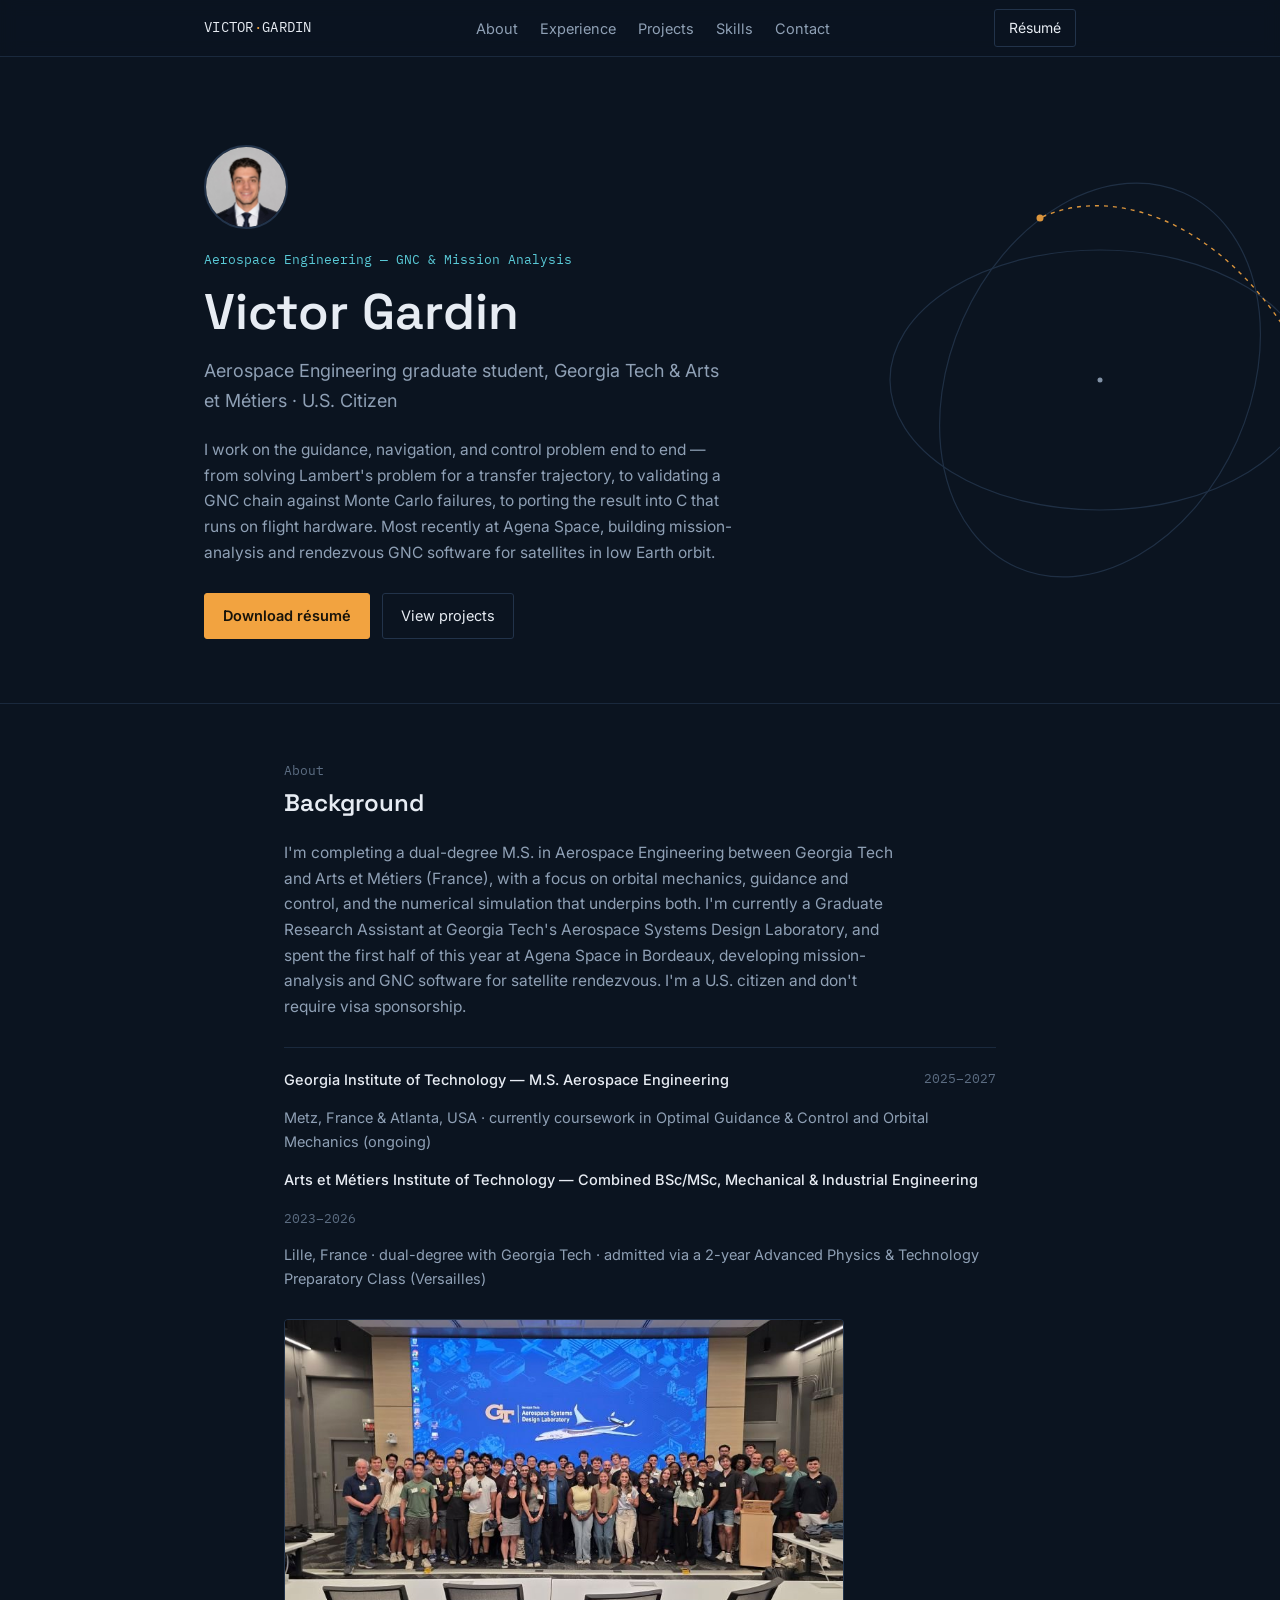
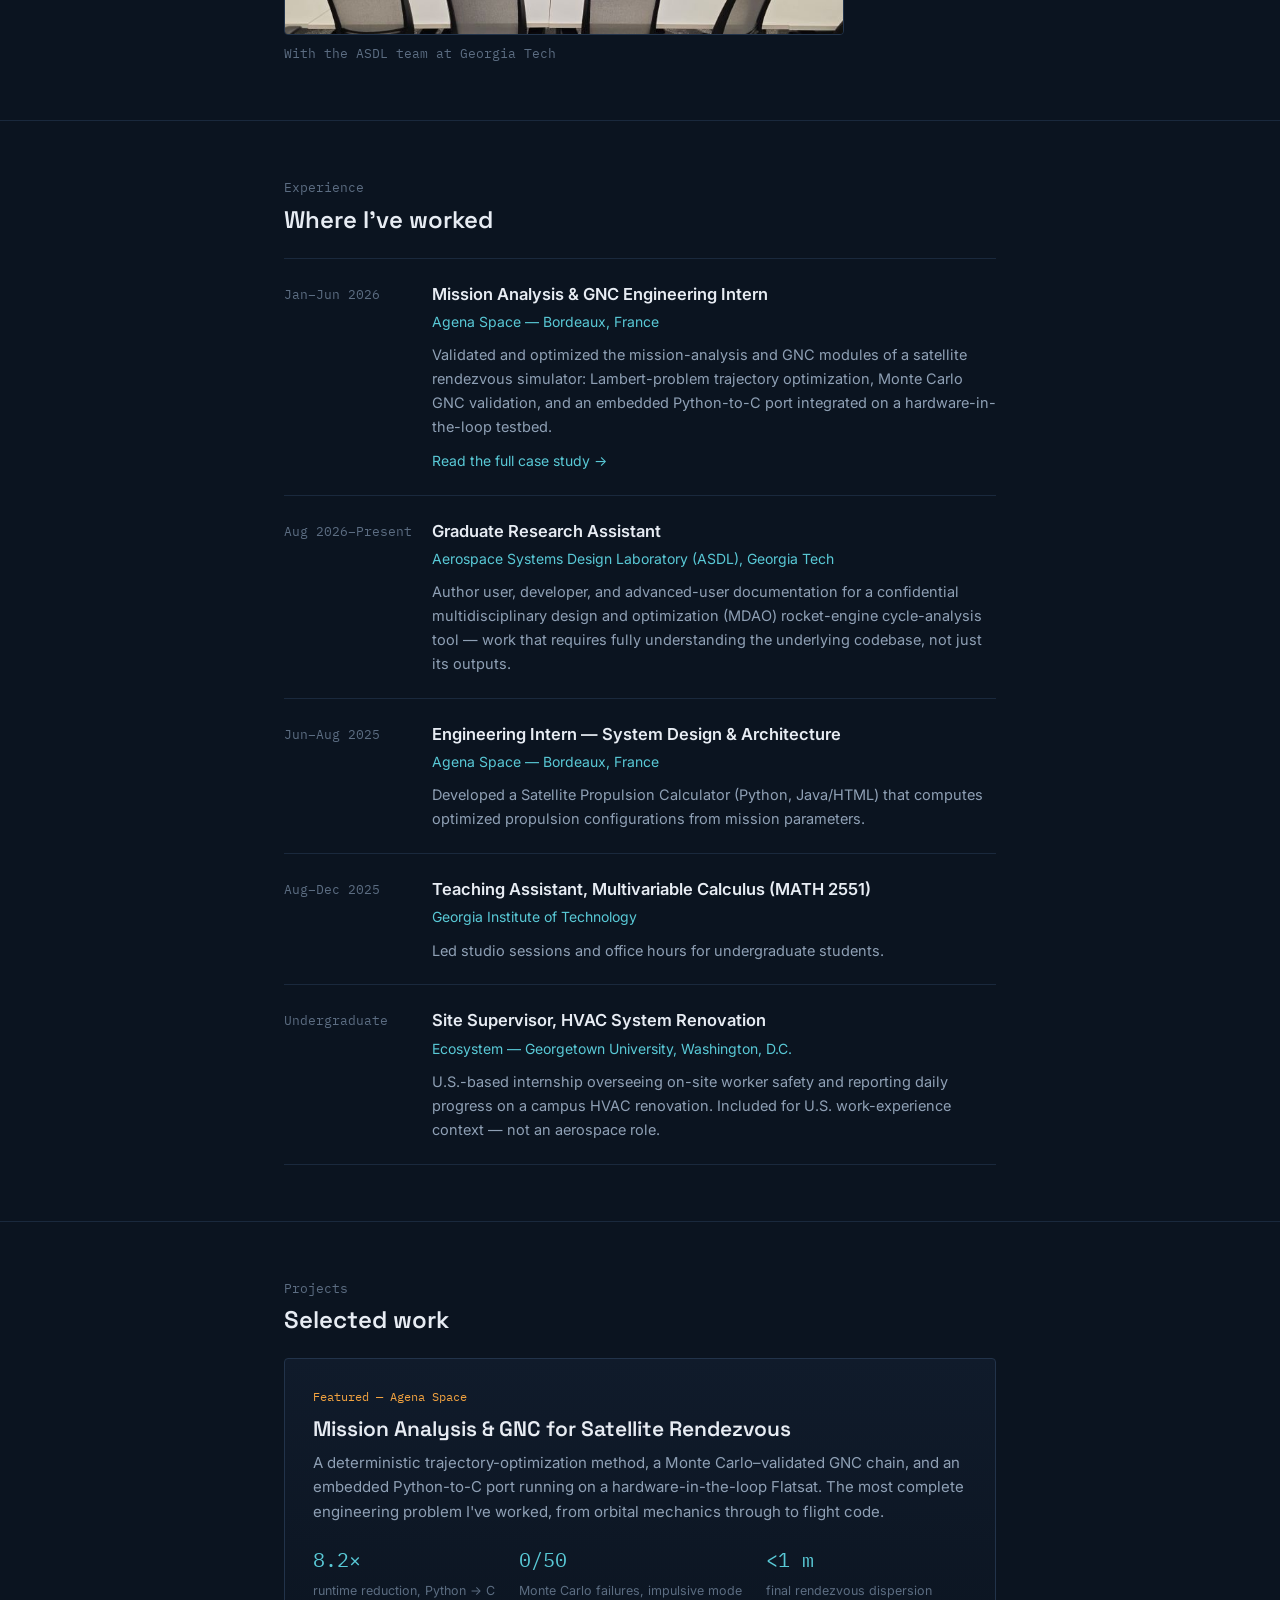
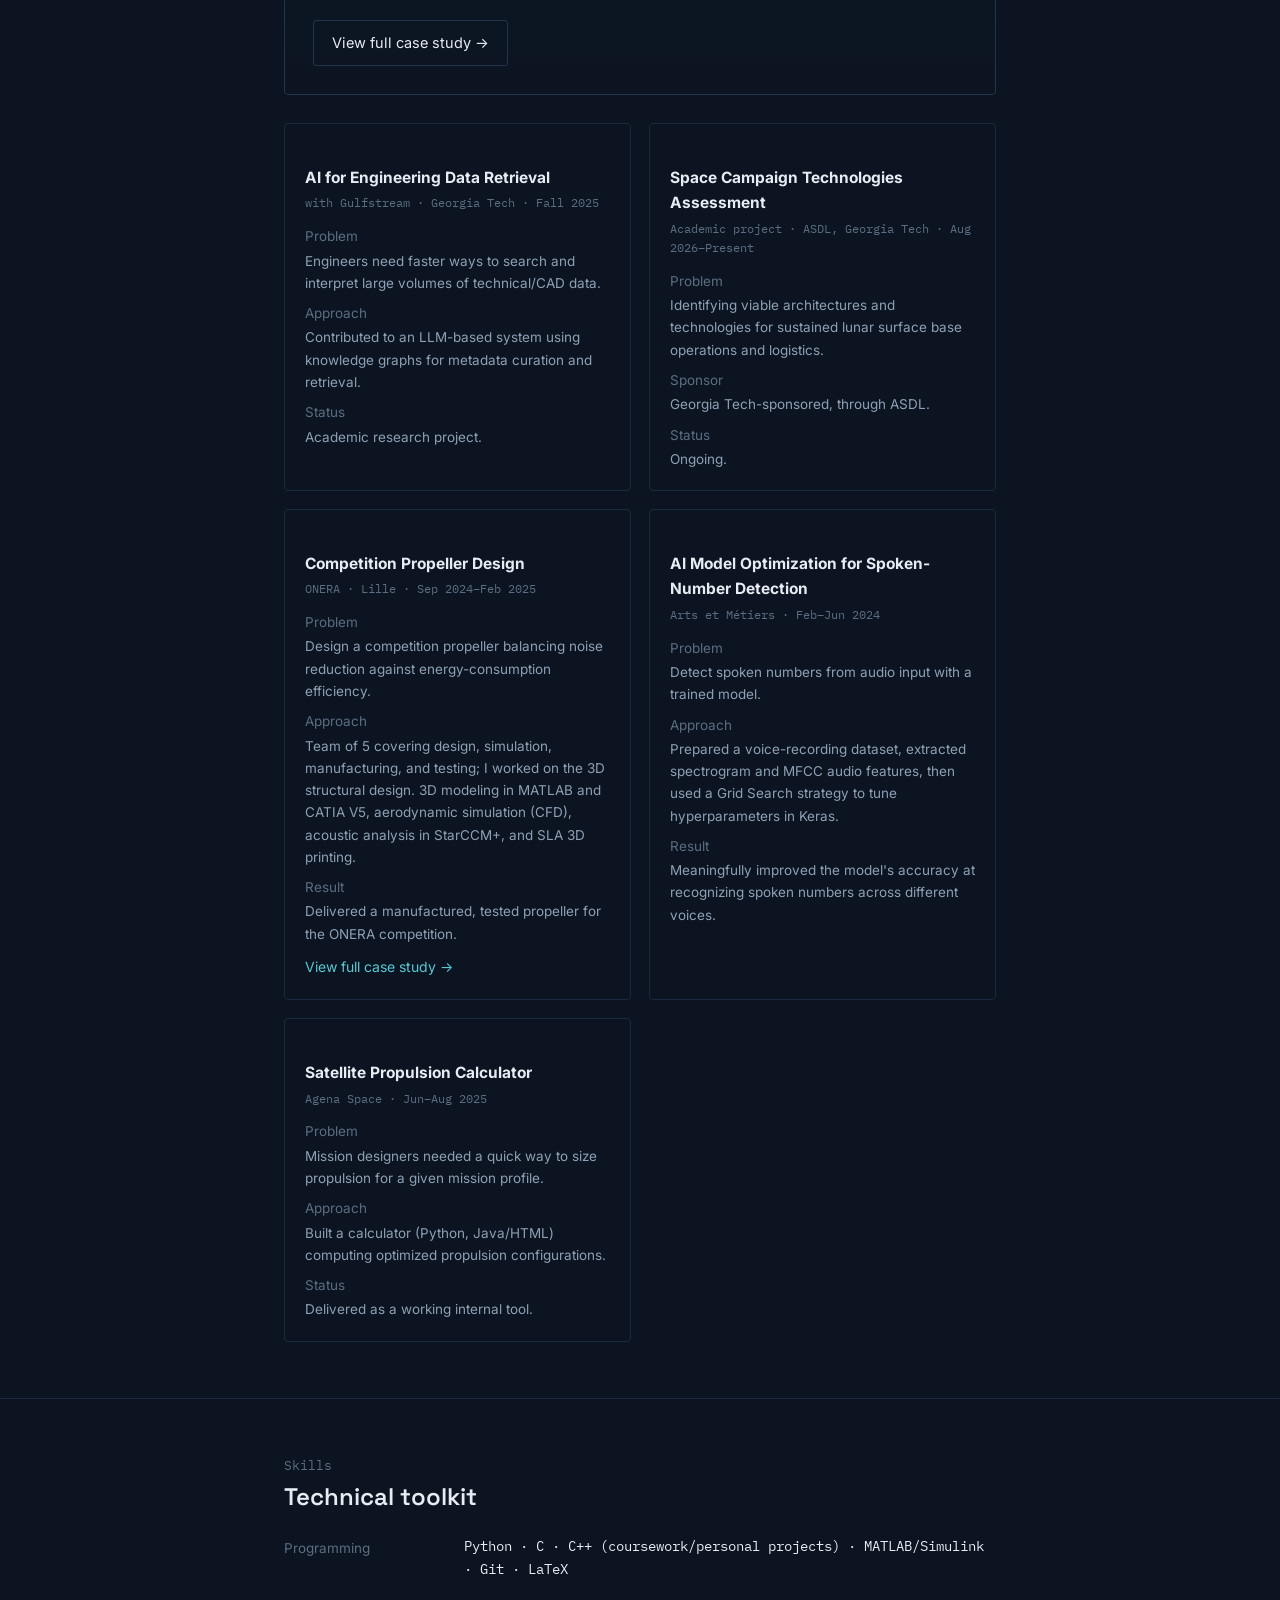
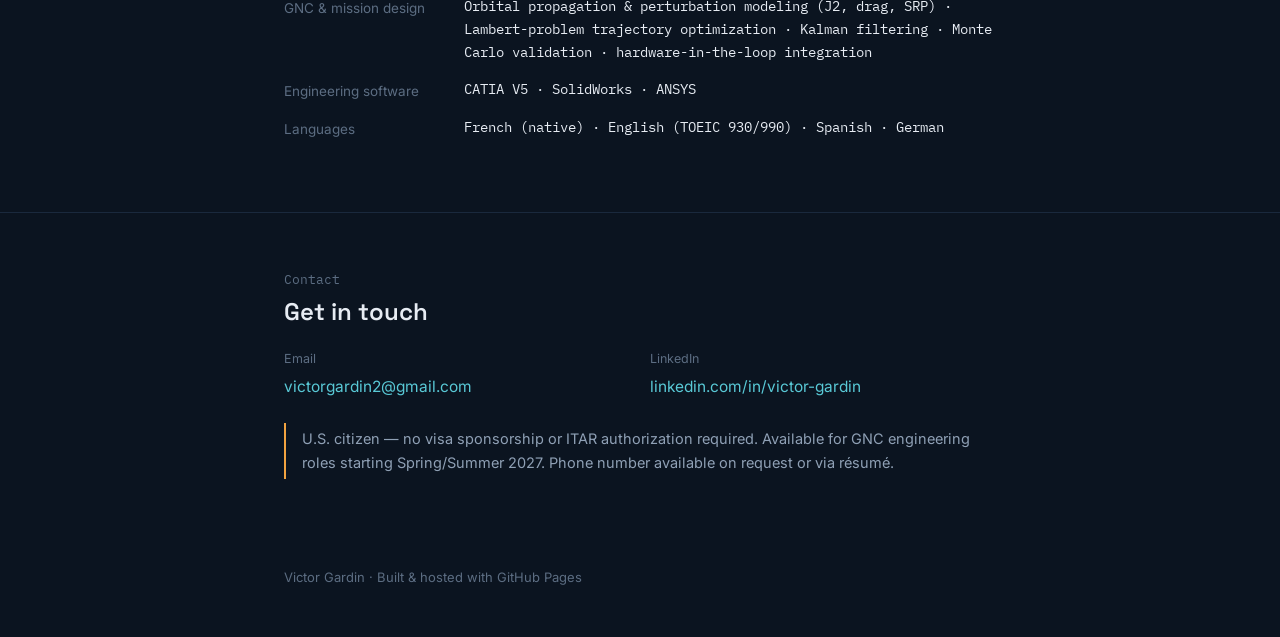
<file: index.html>
<!DOCTYPE html>
<html lang="en">
<head>
<meta charset="UTF-8">
<meta name="viewport" content="width=device-width, initial-scale=1.0">
<title>Victor Gardin — GNC &amp; Aerospace Engineering</title>
<meta name="description" content="Victor Gardin — Aerospace Engineering graduate student focused on guidance, navigation, and control: orbital mechanics, trajectory optimization, and embedded GNC software.">
<link rel="preconnect" href="https://fonts.googleapis.com">
<link rel="preconnect" href="https://fonts.gstatic.com" crossorigin>
<link href="https://fonts.googleapis.com/css2?family=Space+Grotesk:wght@500;600;700&family=Inter:wght@400;500;600&family=IBM+Plex+Mono:wght@400;500&display=swap" rel="stylesheet">
<link rel="stylesheet" href="css/style.css">
</head>
<body>

<nav class="nav">
  <div class="wrap">
    <div class="nav-mark">VICTOR<span>·</span>GARDIN</div>
    <ul class="nav-links">
      <li><a href="#about">About</a></li>
      <li><a href="#experience">Experience</a></li>
      <li><a href="#projects">Projects</a></li>
      <li><a href="#skills">Skills</a></li>
      <li><a href="#contact">Contact</a></li>
    </ul>
    <a class="nav-cta" href="assets/files/victor-gardin-resume.pdf" target="_blank" rel="noopener">Résumé</a>
  </div>
</nav>

<header class="hero" id="top">
  <svg class="orbit-graphic" viewBox="0 0 480 480" fill="none" xmlns="http://www.w3.org/2000/svg" aria-hidden="true">
    <ellipse cx="240" cy="240" rx="210" ry="130" stroke="#223349" stroke-width="1.2"/>
    <ellipse cx="240" cy="240" rx="150" ry="205" stroke="#223349" stroke-width="1.2" transform="rotate(24 240 240)"/>
    <path d="M 448 230 C 380 90, 260 40, 180 78" stroke="#f2a340" stroke-width="1.4" stroke-dasharray="4 5"/>
    <circle cx="448" cy="230" r="4.5" fill="#59c9d6"/>
    <circle cx="180" cy="78" r="3.5" fill="#f2a340"/>
    <circle cx="240" cy="240" r="2.5" fill="#8fa0b5"/>
  </svg>
  <div class="wrap">
    <img class="hero-photo" src="assets/img/headshot.jpg" alt="Victor Gardin">
    <div class="hero-eyebrow">Aerospace Engineering — GNC &amp; Mission Analysis</div>
    <h1>Victor Gardin</h1>
    <p class="hero-role">Aerospace Engineering graduate student, Georgia Tech &amp; Arts et Métiers · U.S. Citizen</p>
    <p class="hero-bio">I work on the guidance, navigation, and control problem end to end — from solving Lambert's problem for a transfer trajectory, to validating a GNC chain against Monte Carlo failures, to porting the result into C that runs on flight hardware. Most recently at Agena Space, building mission-analysis and rendezvous GNC software for satellites in low Earth orbit.</p>
    <div class="hero-actions">
      <a class="btn btn-primary" href="assets/files/victor-gardin-resume.pdf" target="_blank" rel="noopener">Download résumé</a>
      <a class="btn btn-ghost" href="#projects">View projects</a>
    </div>
  </div>
</header>

<section id="about">
  <div class="wrap">
    <div class="section-label">About</div>
    <h2 class="section-title">Background</h2>
    <p style="color:var(--text-dim); font-size:15.5px; max-width:620px;">
      I'm completing a dual-degree M.S. in Aerospace Engineering between Georgia Tech and Arts et Métiers (France),
      with a focus on orbital mechanics, guidance and control, and the numerical simulation that underpins both.
      I'm currently a Graduate Research Assistant at Georgia Tech's Aerospace Systems Design Laboratory, and spent
      the first half of this year at Agena Space in Bordeaux, developing mission-analysis and GNC software for
      satellite rendezvous. I'm a U.S. citizen and don't require visa sponsorship.
    </p>
    <div class="edu-strip">
      <div class="edu-row">
        <span class="school">Georgia Institute of Technology — M.S. Aerospace Engineering</span>
        <span class="date">2025–2027</span>
      </div>
      <div class="edu-row">
        <span class="detail">Metz, France &amp; Atlanta, USA · currently coursework in Optimal Guidance &amp; Control and Orbital Mechanics (ongoing)</span>
      </div>
      <div class="edu-row">
        <span class="school">Arts et Métiers Institute of Technology — Combined BSc/MSc, Mechanical &amp; Industrial Engineering</span>
        <span class="date">2023–2026</span>
      </div>
      <div class="edu-row">
        <span class="detail">Lille, France · dual-degree with Georgia Tech · admitted via a 2-year Advanced Physics &amp; Technology Preparatory Class (Versailles)</span>
      </div>
    </div>
    <figure class="about-photo">
      <img src="assets/img/asdl-team.jpg" alt="Victor Gardin with the Aerospace Systems Design Laboratory team at Georgia Tech">
      <figcaption>With the ASDL team at Georgia Tech</figcaption>
    </figure>
  </div>
</section>

<section id="experience">
  <div class="wrap">
    <div class="section-label">Experience</div>
    <h2 class="section-title">Where I've worked</h2>
    <div class="xp-list">

      <div class="xp-item">
        <div class="xp-date">Jan–Jun 2026</div>
        <div>
          <div class="xp-role">Mission Analysis &amp; GNC Engineering Intern</div>
          <div class="xp-org">Agena Space — Bordeaux, France</div>
          <div class="xp-desc">
            Validated and optimized the mission-analysis and GNC modules of a satellite rendezvous simulator:
            Lambert-problem trajectory optimization, Monte Carlo GNC validation, and an embedded Python-to-C port
            integrated on a hardware-in-the-loop testbed.
          </div>
          <a class="xp-link" href="agena-space.html">Read the full case study →</a>
        </div>
      </div>

      <div class="xp-item">
        <div class="xp-date">Aug 2026–Present</div>
        <div>
          <div class="xp-role">Graduate Research Assistant</div>
          <div class="xp-org">Aerospace Systems Design Laboratory (ASDL), Georgia Tech</div>
          <div class="xp-desc">
            Author user, developer, and advanced-user documentation for a confidential multidisciplinary design
            and optimization (MDAO) rocket-engine cycle-analysis tool — work that requires fully understanding
            the underlying codebase, not just its outputs.
          </div>
        </div>
      </div>

      <div class="xp-item">
        <div class="xp-date">Jun–Aug 2025</div>
        <div>
          <div class="xp-role">Engineering Intern — System Design &amp; Architecture</div>
          <div class="xp-org">Agena Space — Bordeaux, France</div>
          <div class="xp-desc">
            Developed a Satellite Propulsion Calculator (Python, Java/HTML) that computes optimized propulsion
            configurations from mission parameters.
          </div>
        </div>
      </div>

      <div class="xp-item">
        <div class="xp-date">Aug–Dec 2025</div>
        <div>
          <div class="xp-role">Teaching Assistant, Multivariable Calculus (MATH 2551)</div>
          <div class="xp-org">Georgia Institute of Technology</div>
          <div class="xp-desc">Led studio sessions and office hours for undergraduate students.</div>
        </div>
      </div>

      <div class="xp-item">
        <div class="xp-date">Undergraduate</div>
        <div>
          <div class="xp-role">Site Supervisor, HVAC System Renovation</div>
          <div class="xp-org">Ecosystem — Georgetown University, Washington, D.C.</div>
          <div class="xp-desc">
            U.S.-based internship overseeing on-site worker safety and reporting daily progress on a campus
            HVAC renovation. Included for U.S. work-experience context — not an aerospace role.
          </div>
        </div>
      </div>

    </div>
  </div>
</section>

<section id="projects">
  <div class="wrap">
    <div class="section-label">Projects</div>
    <h2 class="section-title">Selected work</h2>

    <div class="project-featured">
      <div class="tag">Featured — Agena Space</div>
      <h3>Mission Analysis &amp; GNC for Satellite Rendezvous</h3>
      <p>
        A deterministic trajectory-optimization method, a Monte Carlo–validated GNC chain, and an embedded
        Python-to-C port running on a hardware-in-the-loop Flatsat. The most complete engineering problem
        I've worked, from orbital mechanics through to flight code.
      </p>
      <div class="project-stats">
        <div class="stat"><span class="num">8.2×</span><span class="lbl">runtime reduction, Python → C</span></div>
        <div class="stat"><span class="num">0/50</span><span class="lbl">Monte Carlo failures, impulsive mode</span></div>
        <div class="stat"><span class="num">&lt;1 m</span><span class="lbl">final rendezvous dispersion</span></div>
      </div>
      <a class="btn btn-ghost" href="agena-space.html">View full case study →</a>
    </div>

    <div class="project-grid">
      <div class="project-card">
        <h4>AI for Engineering Data Retrieval</h4>
        <div class="meta">with Gulfstream · Georgia Tech · Fall 2025</div>
        <dl>
          <dt>Problem</dt>
          <dd>Engineers need faster ways to search and interpret large volumes of technical/CAD data.</dd>
          <dt>Approach</dt>
          <dd>Contributed to an LLM-based system using knowledge graphs for metadata curation and retrieval.</dd>
          <dt>Status</dt>
          <dd>Academic research project.</dd>
        </dl>
      </div>

      <div class="project-card">
        <h4>Space Campaign Technologies Assessment</h4>
        <div class="meta">Academic project · ASDL, Georgia Tech · Aug 2026–Present</div>
        <dl>
          <dt>Problem</dt>
          <dd>Identifying viable architectures and technologies for sustained lunar surface base operations and logistics.</dd>
          <dt>Sponsor</dt>
          <dd>Georgia Tech-sponsored, through ASDL.</dd>
          <dt>Status</dt>
          <dd>Ongoing.</dd>
        </dl>
      </div>

      <div class="project-card">
        <h4>Competition Propeller Design</h4>
        <div class="meta">ONERA · Lille · Sep 2024–Feb 2025</div>
        <dl>
          <dt>Problem</dt>
          <dd>Design a competition propeller balancing noise reduction against energy-consumption efficiency.</dd>
          <dt>Approach</dt>
          <dd>Team of 5 covering design, simulation, manufacturing, and testing; I worked on the 3D structural design. 3D modeling in MATLAB and CATIA V5, aerodynamic simulation (CFD), acoustic analysis in StarCCM+, and SLA 3D printing.</dd>
          <dt>Result</dt>
          <dd>Delivered a manufactured, tested propeller for the ONERA competition.</dd>
        </dl>
        <a class="xp-link" href="onera-propeller.html">View full case study →</a>
      </div>

      <div class="project-card">
        <h4>AI Model Optimization for Spoken-Number Detection</h4>
        <div class="meta">Arts et Métiers · Feb–Jun 2024</div>
        <dl>
          <dt>Problem</dt>
          <dd>Detect spoken numbers from audio input with a trained model.</dd>
          <dt>Approach</dt>
          <dd>Prepared a voice-recording dataset, extracted spectrogram and MFCC audio features, then used a Grid Search strategy to tune hyperparameters in Keras.</dd>
          <dt>Result</dt>
          <dd>Meaningfully improved the model's accuracy at recognizing spoken numbers across different voices.</dd>
        </dl>
      </div>

      <div class="project-card">
        <h4>Satellite Propulsion Calculator</h4>
        <div class="meta">Agena Space · Jun–Aug 2025</div>
        <dl>
          <dt>Problem</dt>
          <dd>Mission designers needed a quick way to size propulsion for a given mission profile.</dd>
          <dt>Approach</dt>
          <dd>Built a calculator (Python, Java/HTML) computing optimized propulsion configurations.</dd>
          <dt>Status</dt>
          <dd>Delivered as a working internal tool.</dd>
        </dl>
      </div>
    </div>
  </div>
</section>

<section id="skills">
  <div class="wrap">
    <div class="section-label">Skills</div>
    <h2 class="section-title">Technical toolkit</h2>
    <dl class="skills-grid">
      <dt>Programming</dt>
      <dd>Python · C · C++ (coursework/personal projects) · MATLAB/Simulink · Git · LaTeX</dd>
      <dt>GNC &amp; mission design</dt>
      <dd>Orbital propagation &amp; perturbation modeling (J2, drag, SRP) · Lambert-problem trajectory optimization · Kalman filtering · Monte Carlo validation · hardware-in-the-loop integration</dd>
      <dt>Engineering software</dt>
      <dd>CATIA V5 · SolidWorks · ANSYS</dd>
      <dt>Languages</dt>
      <dd>French (native) · English (TOEIC 930/990) · Spanish · German</dd>
    </dl>
  </div>
</section>

<section id="contact">
  <div class="wrap">
    <div class="section-label">Contact</div>
    <h2 class="section-title">Get in touch</h2>
    <div class="contact-grid">
      <div class="contact-item">
        <div class="lbl">Email</div>
        <div class="val"><a href="mailto:victorgardin2@gmail.com">victorgardin2@gmail.com</a></div>
      </div>
      <div class="contact-item">
        <div class="lbl">LinkedIn</div>
        <div class="val"><a href="https://www.linkedin.com/in/victor-gardin/" target="_blank" rel="noopener">linkedin.com/in/victor-gardin</a></div>
      </div>
    </div>
    <div class="note-box">
      U.S. citizen — no visa sponsorship or ITAR authorization required. Available for GNC engineering roles
      starting Spring/Summer 2027. Phone number available on request or via résumé.
    </div>
  </div>
</section>

<footer>
  <div class="wrap">Victor Gardin · Built &amp; hosted with GitHub Pages</div>
</footer>

</body>
</html>
</file>
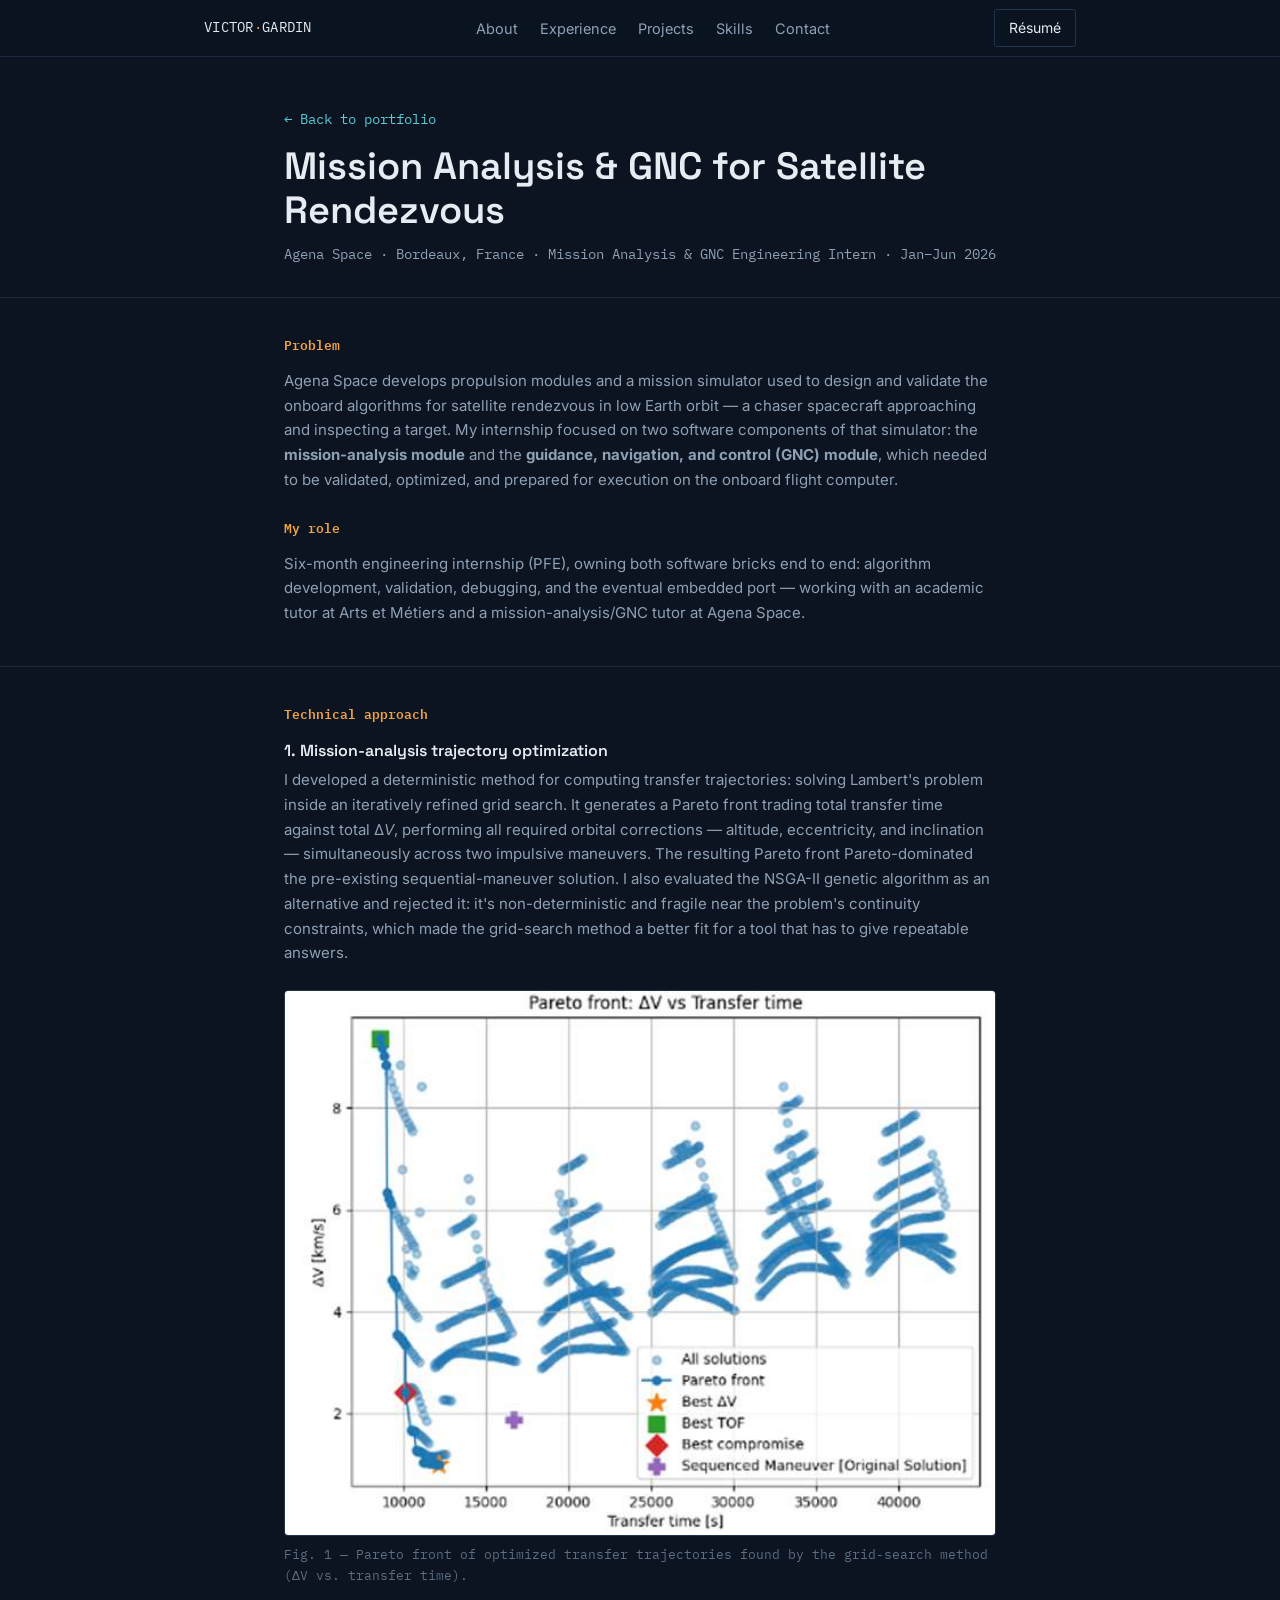
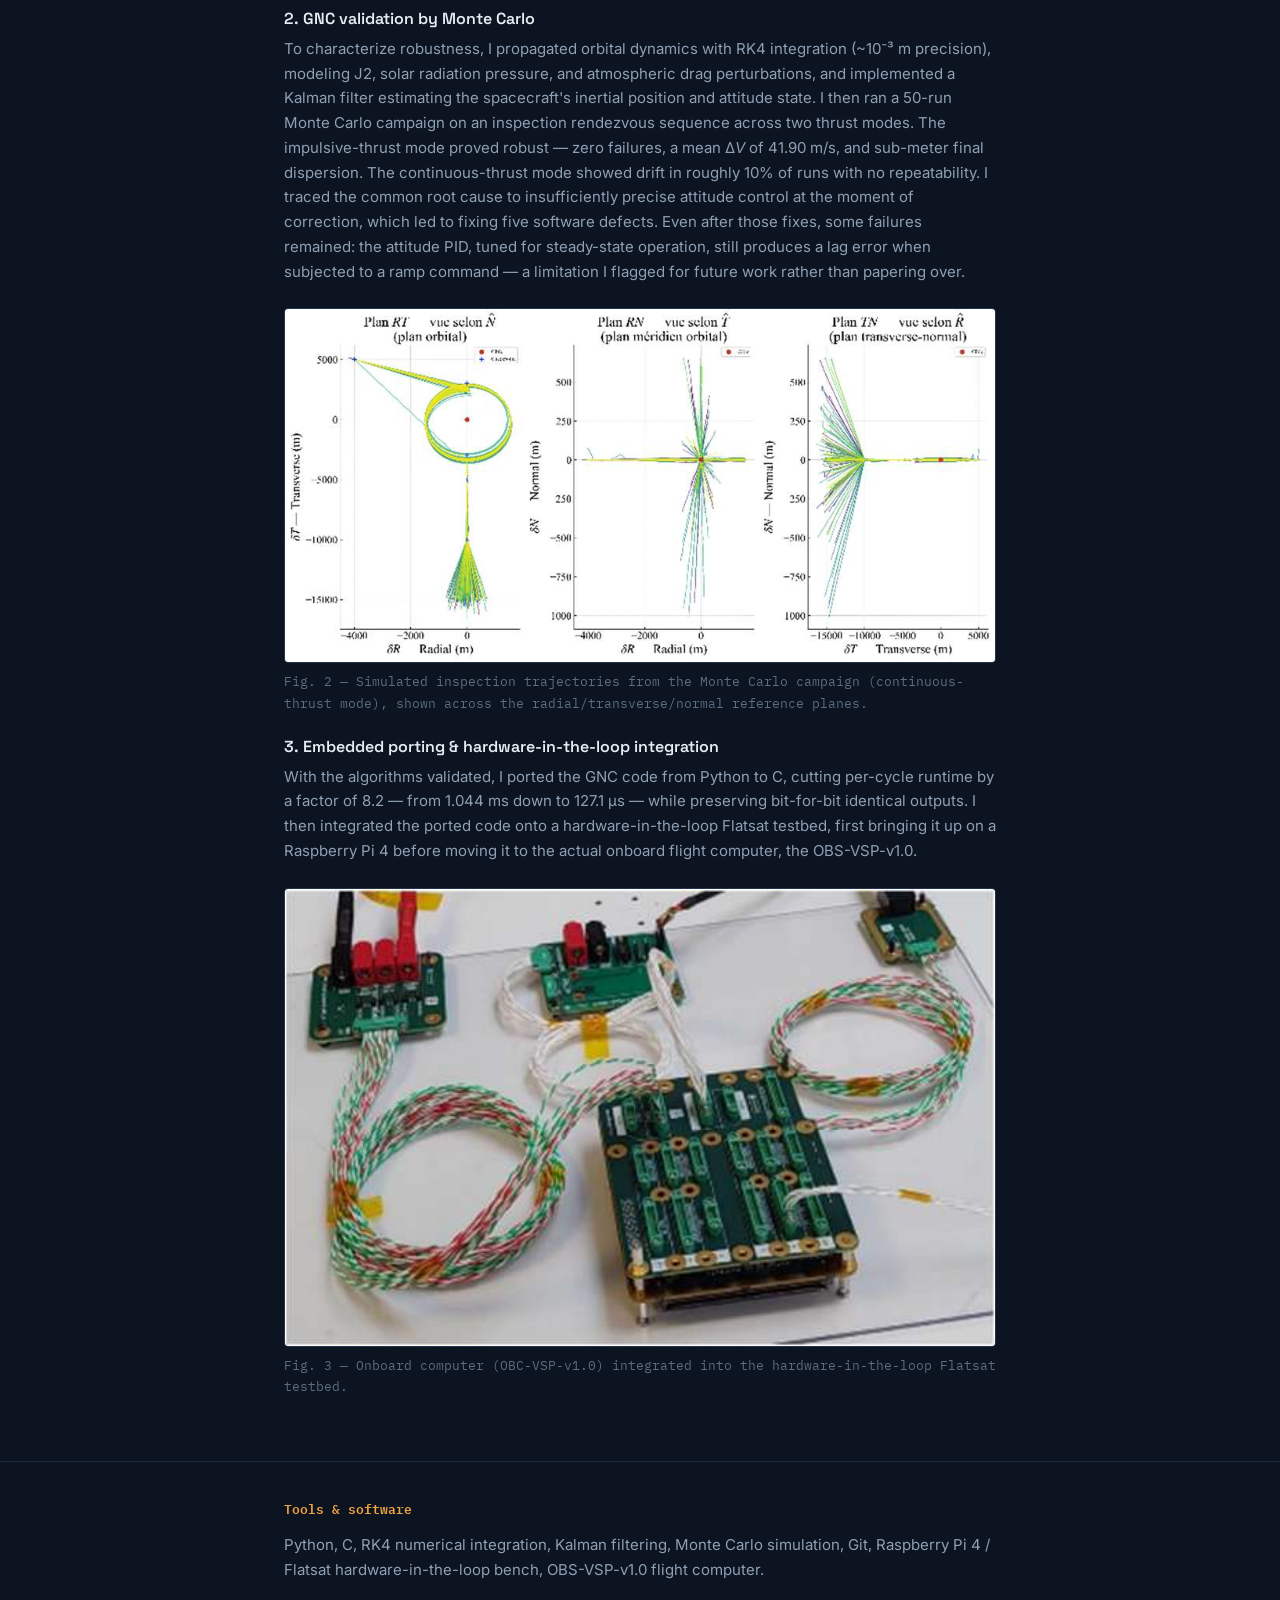
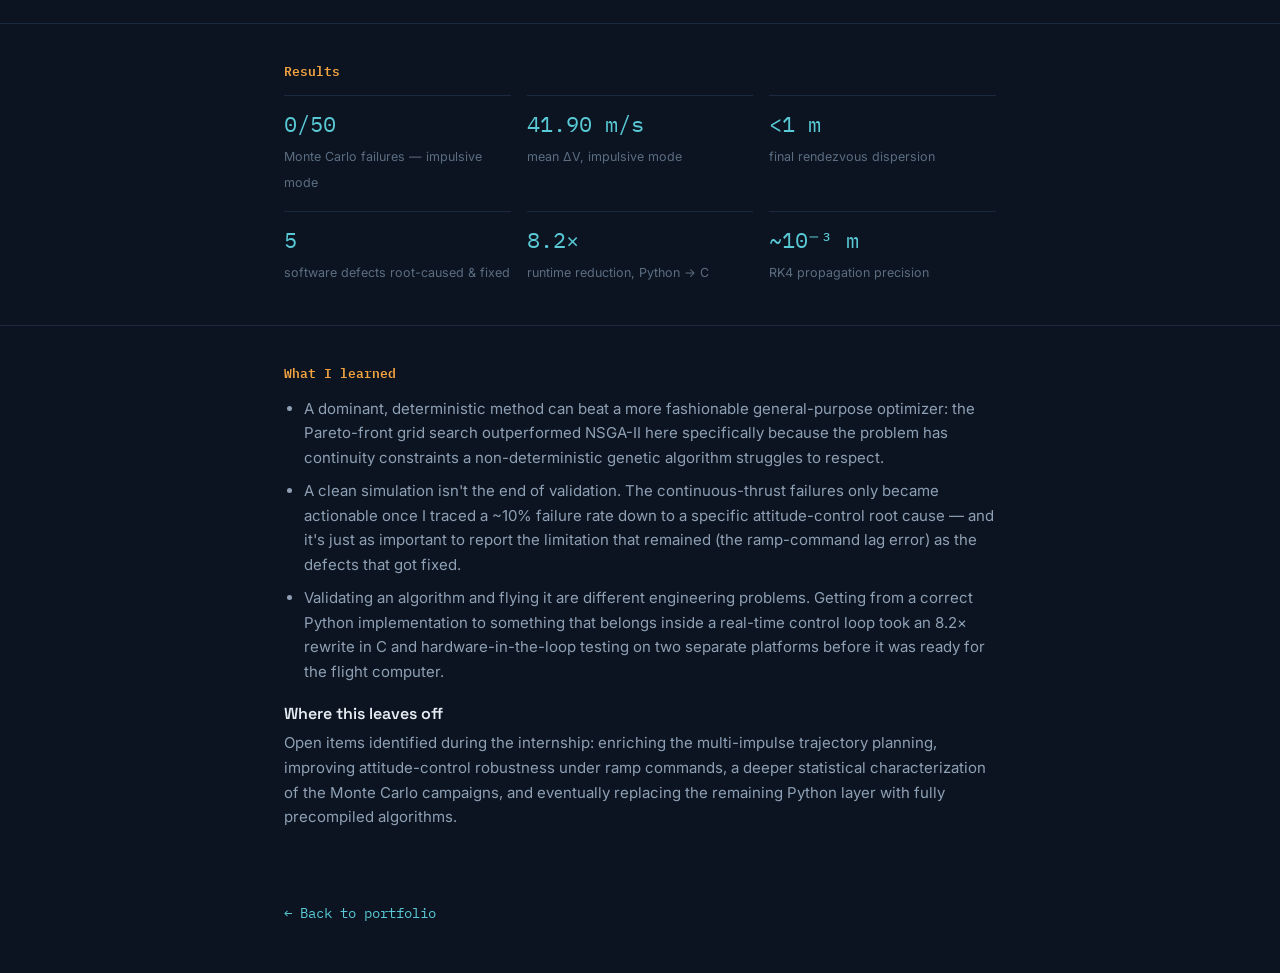
<file: agena-space.html>
<!DOCTYPE html>
<html lang="en">
<head>
<meta charset="UTF-8">
<meta name="viewport" content="width=device-width, initial-scale=1.0">
<title>Mission Analysis &amp; GNC for Satellite Rendezvous — Victor Gardin</title>
<meta name="description" content="Case study: mission-analysis trajectory optimization, Monte Carlo GNC validation, and an embedded Python-to-C port for satellite rendezvous at Agena Space.">
<link rel="preconnect" href="https://fonts.googleapis.com">
<link rel="preconnect" href="https://fonts.gstatic.com" crossorigin>
<link href="https://fonts.googleapis.com/css2?family=Space+Grotesk:wght@500;600;700&family=Inter:wght@400;500;600&family=IBM+Plex+Mono:wght@400;500&display=swap" rel="stylesheet">
<link rel="stylesheet" href="css/style.css">
</head>
<body>

<nav class="nav">
  <div class="wrap">
    <div class="nav-mark">VICTOR<span>·</span>GARDIN</div>
    <ul class="nav-links">
      <li><a href="index.html#about">About</a></li>
      <li><a href="index.html#experience">Experience</a></li>
      <li><a href="index.html#projects">Projects</a></li>
      <li><a href="index.html#skills">Skills</a></li>
      <li><a href="index.html#contact">Contact</a></li>
    </ul>
    <a class="nav-cta" href="assets/files/victor-gardin-resume.pdf" target="_blank" rel="noopener">Résumé</a>
  </div>
</nav>

<header class="page-header">
  <div class="wrap">
    <a class="back-link" href="index.html">← Back to portfolio</a>
    <h1>Mission Analysis &amp; GNC for Satellite Rendezvous</h1>
    <div class="page-meta">Agena Space · Bordeaux, France · Mission Analysis &amp; GNC Engineering Intern · Jan–Jun 2026</div>
  </div>
</header>

<section class="doc-section">
  <div class="wrap">
    <h2>Problem</h2>
    <p>
      Agena Space develops propulsion modules and a mission simulator used to design and validate the onboard
      algorithms for satellite rendezvous in low Earth orbit — a chaser spacecraft approaching and inspecting a
      target. My internship focused on two software components of that simulator: the <strong>mission-analysis
      module</strong> and the <strong>guidance, navigation, and control (GNC) module</strong>, which needed to be
      validated, optimized, and prepared for execution on the onboard flight computer.
    </p>
    <h2 style="margin-top:28px;">My role</h2>
    <p>
      Six-month engineering internship (PFE), owning both software bricks end to end: algorithm development,
      validation, debugging, and the eventual embedded port — working with an academic tutor at Arts et Métiers
      and a mission-analysis/GNC tutor at Agena Space.
    </p>
  </div>
</section>

<section class="doc-section">
  <div class="wrap">
    <h2>Technical approach</h2>

    <h3>1. Mission-analysis trajectory optimization</h3>
    <p>
      I developed a deterministic method for computing transfer trajectories: solving Lambert's problem inside an
      iteratively refined grid search. It generates a Pareto front trading total transfer time against total
      Δ<em>V</em>, performing all required orbital corrections — altitude, eccentricity, and inclination — 
      simultaneously across two impulsive maneuvers. The resulting Pareto front Pareto-dominated the pre-existing
      sequential-maneuver solution. I also evaluated the NSGA-II genetic algorithm as an alternative and rejected
      it: it's non-deterministic and fragile near the problem's continuity constraints, which made the grid-search
      method a better fit for a tool that has to give repeatable answers.
    </p>
    <figure>
      <img src="assets/img/pareto-front.png" alt="Pareto front chart of ΔV versus transfer time, comparing all candidate solutions, the Pareto front, and the original sequenced-maneuver solution.">
      <figcaption>Fig. 1 — Pareto front of optimized transfer trajectories found by the grid-search method (ΔV vs. transfer time).</figcaption>
    </figure>

    <h3>2. GNC validation by Monte Carlo</h3>
    <p>
      To characterize robustness, I propagated orbital dynamics with RK4 integration (~10⁻³ m precision), modeling
      J2, solar radiation pressure, and atmospheric drag perturbations, and implemented a Kalman filter estimating
      the spacecraft's inertial position and attitude state. I then ran a 50-run Monte Carlo campaign on an
      inspection rendezvous sequence across two thrust modes. The impulsive-thrust mode proved robust — zero
      failures, a mean Δ<em>V</em> of 41.90 m/s, and sub-meter final dispersion. The continuous-thrust mode showed
      drift in roughly 10% of runs with no repeatability. I traced the common root cause to insufficiently precise
      attitude control at the moment of correction, which led to fixing five software defects. Even after those
      fixes, some failures remained: the attitude PID, tuned for steady-state operation, still produces a lag
      error when subjected to a ramp command — a limitation I flagged for future work rather than papering over.
    </p>
    <figure>
      <img src="assets/img/monte-carlo-trajectories.png" alt="Monte Carlo simulation of inspection trajectories shown in three orbital reference planes, continuous-thrust mode.">
      <figcaption>Fig. 2 — Simulated inspection trajectories from the Monte Carlo campaign (continuous-thrust mode), shown across the radial/transverse/normal reference planes.</figcaption>
    </figure>

    <h3>3. Embedded porting &amp; hardware-in-the-loop integration</h3>
    <p>
      With the algorithms validated, I ported the GNC code from Python to C, cutting per-cycle runtime by a
      factor of 8.2 — from 1.044 ms down to 127.1 µs — while preserving bit-for-bit identical outputs. I then
      integrated the ported code onto a hardware-in-the-loop Flatsat testbed, first bringing it up on a Raspberry
      Pi 4 before moving it to the actual onboard flight computer, the OBS-VSP-v1.0.
    </p>
    <figure>
      <img src="assets/img/obc-board.png" alt="Photograph of the OBC-VSP-v1.0 onboard flight computer wired into the hardware-in-the-loop Flatsat testbed.">
      <figcaption>Fig. 3 — Onboard computer (OBC-VSP-v1.0) integrated into the hardware-in-the-loop Flatsat testbed.</figcaption>
    </figure>
  </div>
</section>

<section class="doc-section">
  <div class="wrap">
    <h2>Tools &amp; software</h2>
    <p>Python, C, RK4 numerical integration, Kalman filtering, Monte Carlo simulation, Git, Raspberry Pi 4 / Flatsat hardware-in-the-loop bench, OBS-VSP-v1.0 flight computer.</p>
  </div>
</section>

<section class="doc-section">
  <div class="wrap">
    <h2>Results</h2>
    <div class="result-grid">
      <div class="stat"><span class="num">0/50</span><span class="lbl">Monte Carlo failures — impulsive mode</span></div>
      <div class="stat"><span class="num">41.90 m/s</span><span class="lbl">mean ΔV, impulsive mode</span></div>
      <div class="stat"><span class="num">&lt;1 m</span><span class="lbl">final rendezvous dispersion</span></div>
      <div class="stat"><span class="num">5</span><span class="lbl">software defects root-caused &amp; fixed</span></div>
      <div class="stat"><span class="num">8.2×</span><span class="lbl">runtime reduction, Python → C</span></div>
      <div class="stat"><span class="num">~10⁻³ m</span><span class="lbl">RK4 propagation precision</span></div>
    </div>
  </div>
</section>

<section class="doc-section">
  <div class="wrap">
    <h2>What I learned</h2>
    <ul>
      <li>
        A dominant, deterministic method can beat a more fashionable general-purpose optimizer: the Pareto-front
        grid search outperformed NSGA-II here specifically because the problem has continuity constraints a
        non-deterministic genetic algorithm struggles to respect.
      </li>
      <li>
        A clean simulation isn't the end of validation. The continuous-thrust failures only became actionable
        once I traced a ~10% failure rate down to a specific attitude-control root cause — and it's just as
        important to report the limitation that remained (the ramp-command lag error) as the defects that got fixed.
      </li>
      <li>
        Validating an algorithm and flying it are different engineering problems. Getting from a correct Python
        implementation to something that belongs inside a real-time control loop took an 8.2× rewrite in C and
        hardware-in-the-loop testing on two separate platforms before it was ready for the flight computer.
      </li>
    </ul>
    <h3>Where this leaves off</h3>
    <p>
      Open items identified during the internship: enriching the multi-impulse trajectory planning, improving
      attitude-control robustness under ramp commands, a deeper statistical characterization of the Monte Carlo
      campaigns, and eventually replacing the remaining Python layer with fully precompiled algorithms.
    </p>
  </div>
</section>

<footer>
  <div class="wrap"><a class="back-link" href="index.html">← Back to portfolio</a></div>
</footer>

</body>
</html>
</file>
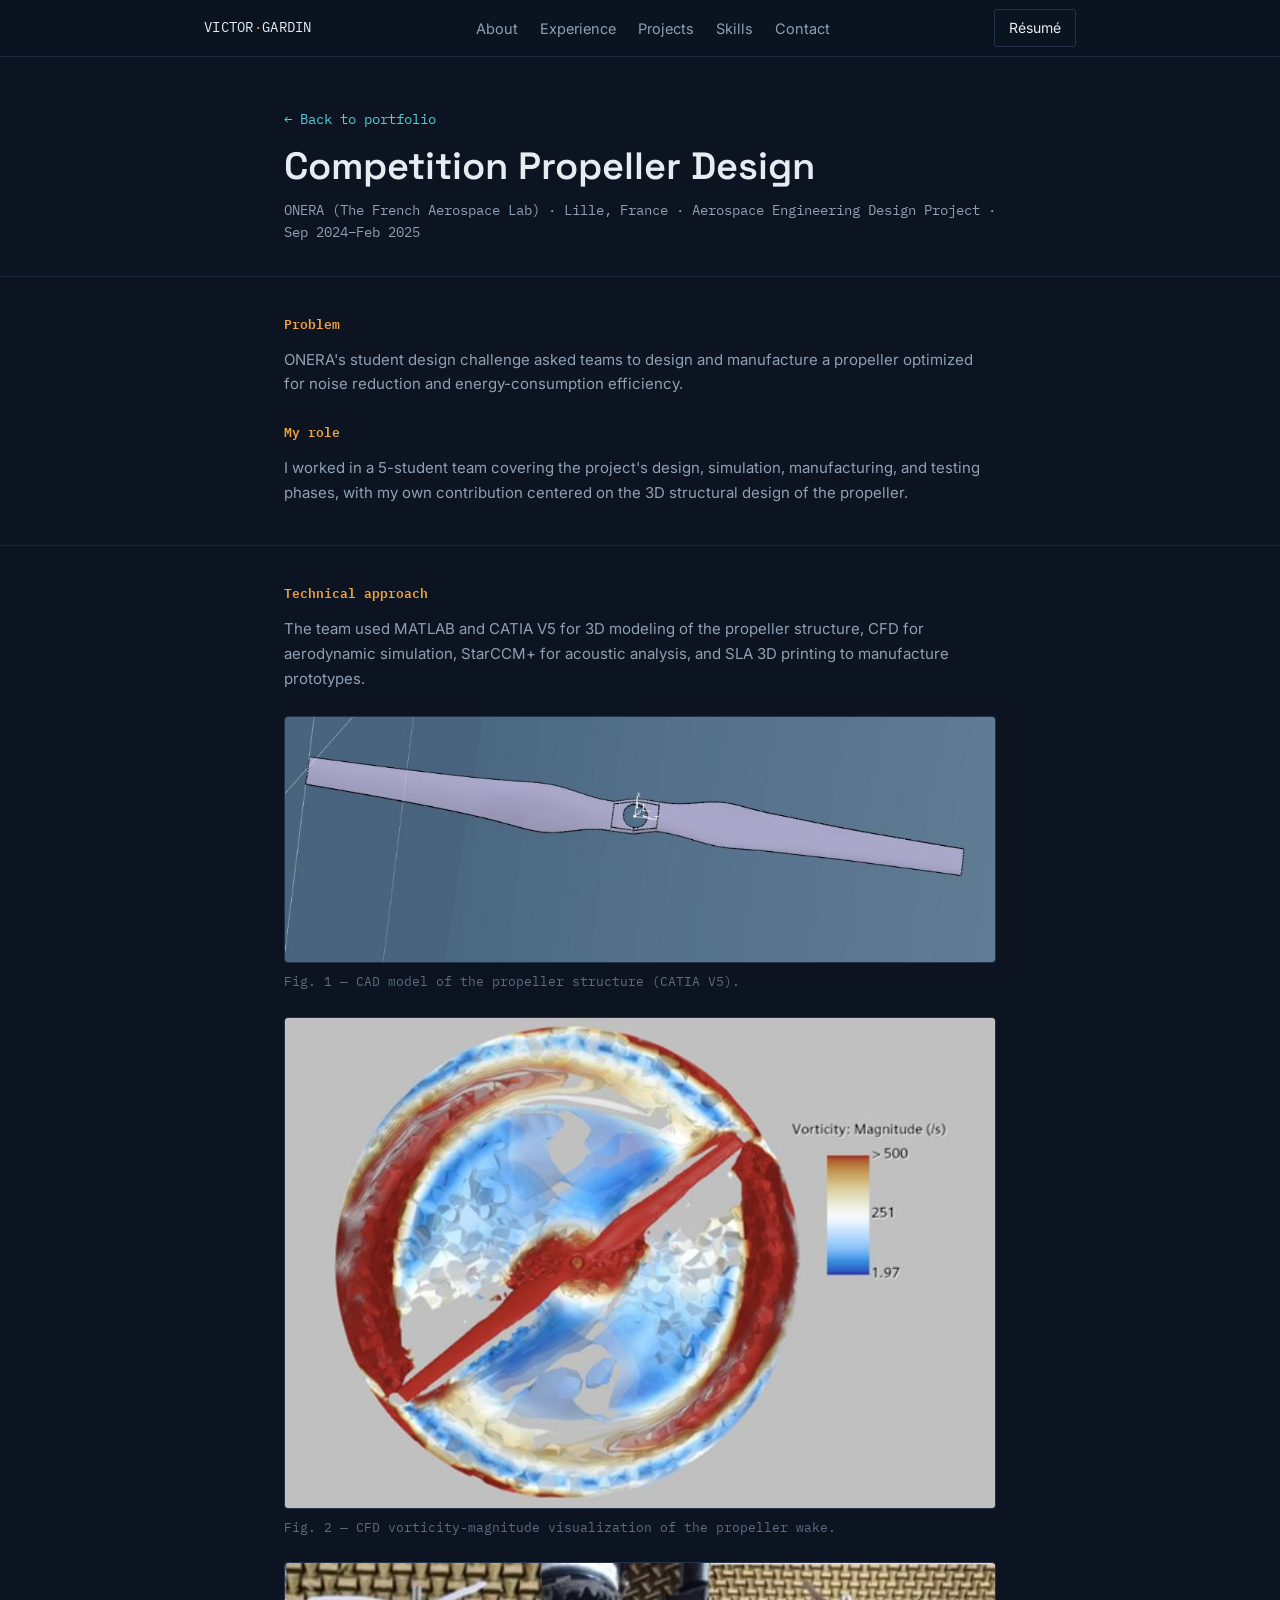
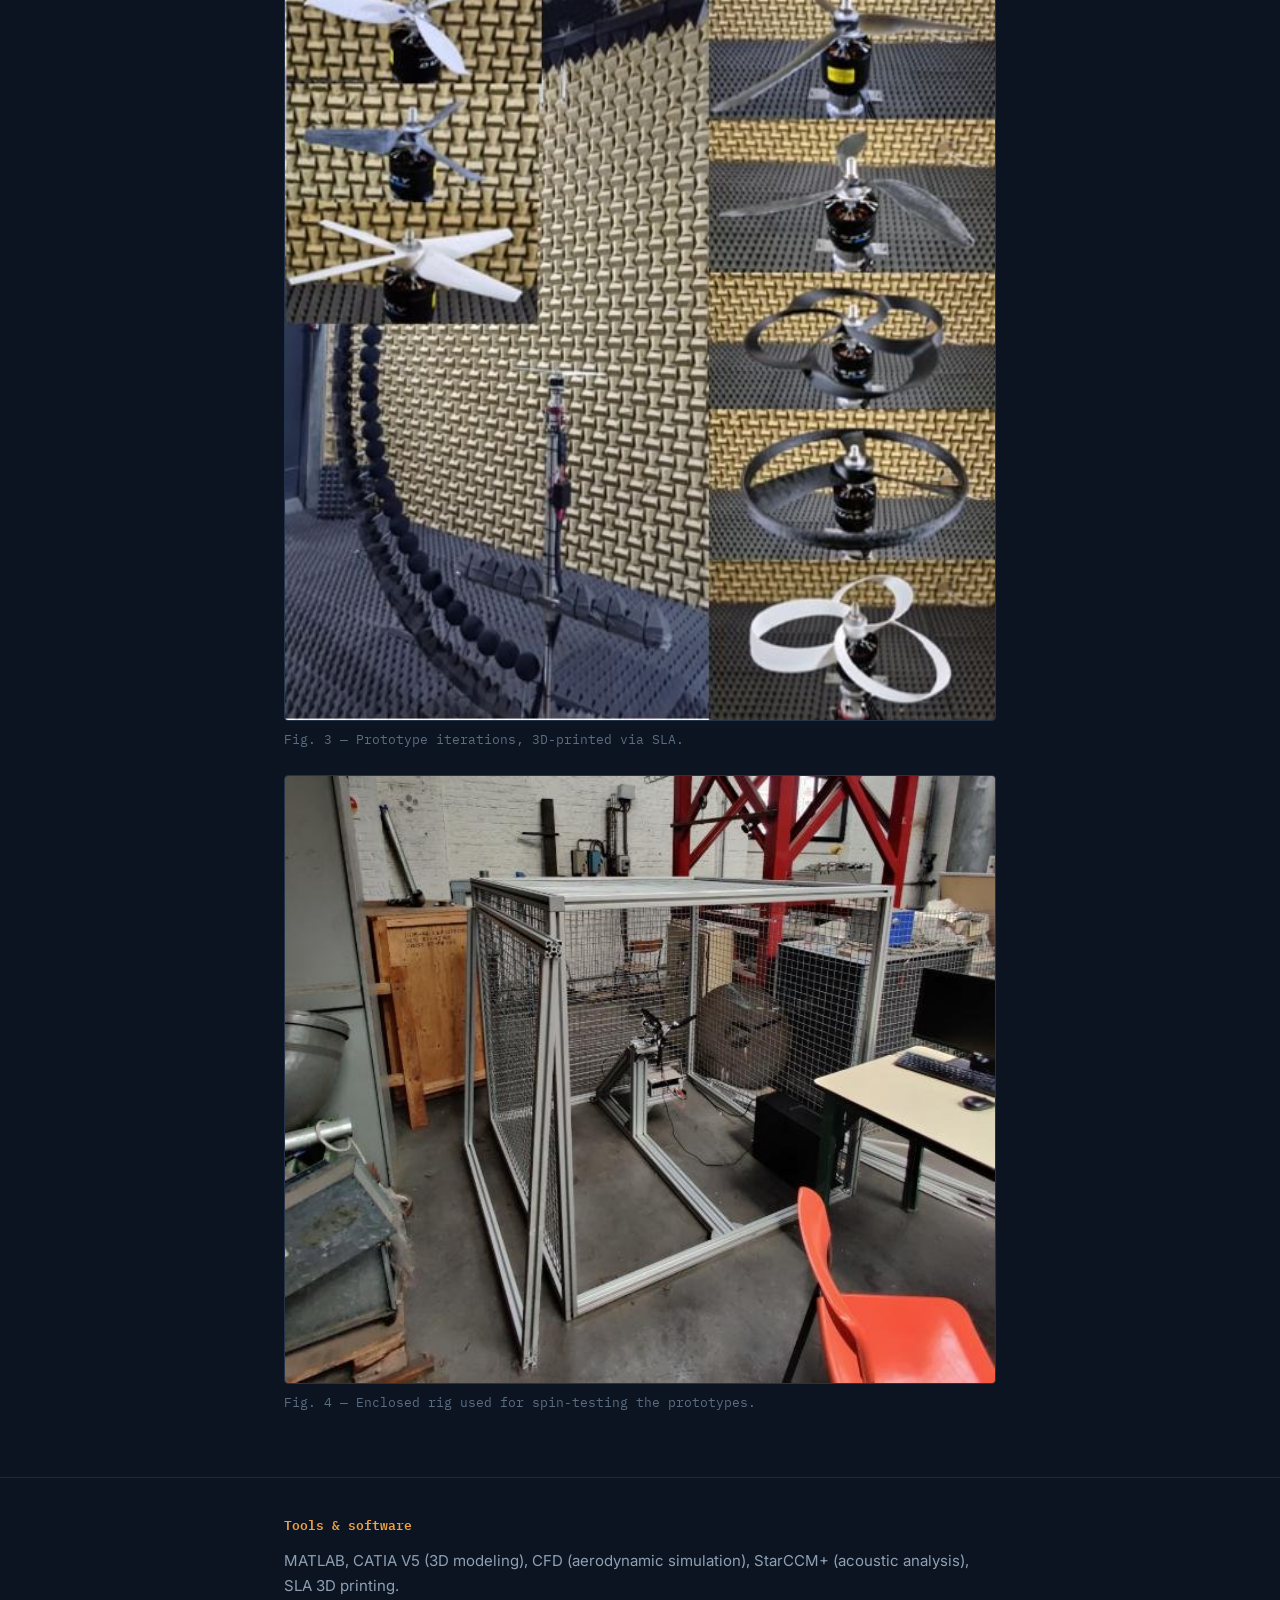
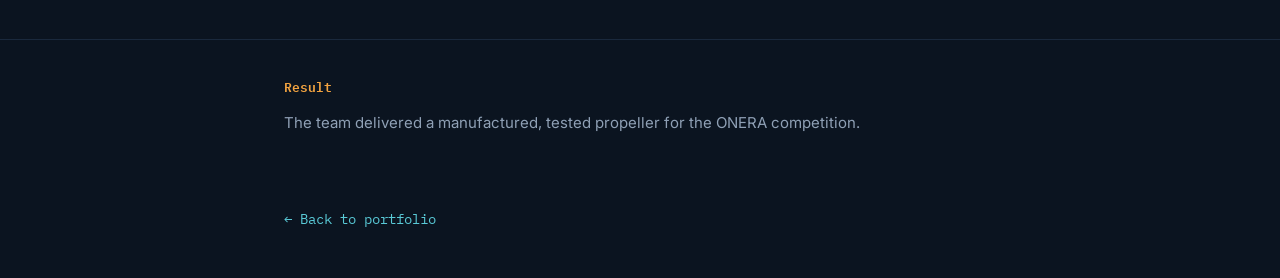
<file: onera-propeller.html>
<!DOCTYPE html>
<html lang="en">
<head>
<meta charset="UTF-8">
<meta name="viewport" content="width=device-width, initial-scale=1.0">
<title>Competition Propeller Design — Victor Gardin</title>
<meta name="description" content="Case study: a noise- and efficiency-optimized competition propeller designed and manufactured for the ONERA aerospace design challenge.">
<link rel="preconnect" href="https://fonts.googleapis.com">
<link rel="preconnect" href="https://fonts.gstatic.com" crossorigin>
<link href="https://fonts.googleapis.com/css2?family=Space+Grotesk:wght@500;600;700&family=Inter:wght@400;500;600&family=IBM+Plex+Mono:wght@400;500&display=swap" rel="stylesheet">
<link rel="stylesheet" href="css/style.css">
</head>
<body>

<nav class="nav">
  <div class="wrap">
    <div class="nav-mark">VICTOR<span>·</span>GARDIN</div>
    <ul class="nav-links">
      <li><a href="index.html#about">About</a></li>
      <li><a href="index.html#experience">Experience</a></li>
      <li><a href="index.html#projects">Projects</a></li>
      <li><a href="index.html#skills">Skills</a></li>
      <li><a href="index.html#contact">Contact</a></li>
    </ul>
    <a class="nav-cta" href="assets/files/victor-gardin-resume.pdf" target="_blank" rel="noopener">Résumé</a>
  </div>
</nav>

<header class="page-header">
  <div class="wrap">
    <a class="back-link" href="index.html">← Back to portfolio</a>
    <h1>Competition Propeller Design</h1>
    <div class="page-meta">ONERA (The French Aerospace Lab) · Lille, France · Aerospace Engineering Design Project · Sep 2024–Feb 2025</div>
  </div>
</header>

<section class="doc-section">
  <div class="wrap">
    <h2>Problem</h2>
    <p>
      ONERA's student design challenge asked teams to design and manufacture a propeller optimized for noise
      reduction and energy-consumption efficiency.
    </p>
    <h2 style="margin-top:28px;">My role</h2>
    <p>
      I worked in a 5-student team covering the project's design, simulation, manufacturing, and testing phases,
      with my own contribution centered on the 3D structural design of the propeller.
    </p>
  </div>
</section>

<section class="doc-section">
  <div class="wrap">
    <h2>Technical approach</h2>
    <p>
      The team used MATLAB and CATIA V5 for 3D modeling of the propeller structure, CFD for aerodynamic
      simulation, StarCCM+ for acoustic analysis, and SLA 3D printing to manufacture prototypes.
    </p>
    <figure>
      <img src="assets/img/onera-cad-render.jpg" alt="CAD render of the two-blade propeller design in CATIA, showing the blade planform and central hub.">
      <figcaption>Fig. 1 — CAD model of the propeller structure (CATIA V5).</figcaption>
    </figure>
    <figure>
      <img src="assets/img/onera-cfd-vorticity.jpg" alt="CFD visualization showing vorticity magnitude around the spinning propeller, with a red high-vorticity ring at the blade tips.">
      <figcaption>Fig. 2 — CFD vorticity-magnitude visualization of the propeller wake.</figcaption>
    </figure>
    <figure>
      <img src="assets/img/onera-prototypes.jpg" alt="Collage of several propeller prototype iterations, including open blade designs and shrouded ring designs, alongside a test area.">
      <figcaption>Fig. 3 — Prototype iterations, 3D-printed via SLA.</figcaption>
    </figure>
    <figure>
      <img src="assets/img/onera-test-rig.jpg" alt="Enclosed test rig with a safety cage, used for spin-testing the propeller prototypes.">
      <figcaption>Fig. 4 — Enclosed rig used for spin-testing the prototypes.</figcaption>
    </figure>
  </div>
</section>

<section class="doc-section">
  <div class="wrap">
    <h2>Tools &amp; software</h2>
    <p>MATLAB, CATIA V5 (3D modeling), CFD (aerodynamic simulation), StarCCM+ (acoustic analysis), SLA 3D printing.</p>
  </div>
</section>

<section class="doc-section">
  <div class="wrap">
    <h2>Result</h2>
    <p>
      The team delivered a manufactured, tested propeller for the ONERA competition.
    </p>
  </div>
</section>

<footer>
  <div class="wrap"><a class="back-link" href="index.html">← Back to portfolio</a></div>
</footer>

</body>
</html>
</file>
<file: css/style.css>
/* ===========================================================
   Victor Gardin — GNC / Aerospace Portfolio
   Design tokens: deep-space navy, amber (caution/highlight) +
   cyan (signal/data) accents, Space Grotesk / Inter / IBM Plex Mono.
   =========================================================== */

:root {
  --bg: #0b1420;
  --bg-elev: #101b2b;
  --bg-elev-2: #14233a;
  --text: #e7ecf3;
  --text-dim: #8fa0b5;
  --text-faint: #5c6d82;
  --accent-amber: #f2a340;
  --accent-cyan: #59c9d6;
  --line: #22334a;
  --line-soft: #1a293d;

  --font-display: "Space Grotesk", "Inter", sans-serif;
  --font-body: "Inter", -apple-system, BlinkMacSystemFont, sans-serif;
  --font-mono: "IBM Plex Mono", ui-monospace, SFMono-Regular, monospace;

  --maxw: 760px;
}

* { box-sizing: border-box; }

@media (prefers-reduced-motion: reduce) {
  * { animation-duration: 0.001ms !important; animation-iteration-count: 1 !important; transition-duration: 0.001ms !important; }
}

html {
  scroll-behavior: smooth;
}

body {
  margin: 0;
  background: var(--bg);
  color: var(--text);
  font-family: var(--font-body);
  font-size: 16px;
  line-height: 1.65;
  -webkit-font-smoothing: antialiased;
}

::selection { background: var(--accent-amber); color: #14233a; }

a { color: var(--accent-cyan); text-decoration: none; }
a:hover { text-decoration: underline; }
a:focus-visible, button:focus-visible {
  outline: 2px solid var(--accent-amber);
  outline-offset: 3px;
}

h1, h2, h3 {
  font-family: var(--font-display);
  font-weight: 600;
  line-height: 1.15;
  margin: 0;
}

p { margin: 0 0 1em 0; }
p:last-child { margin-bottom: 0; }

.wrap {
  max-width: var(--maxw);
  margin: 0 auto;
  padding: 0 24px;
}

/* ---------- Nav ---------- */
.nav {
  position: sticky;
  top: 0;
  z-index: 50;
  background: rgba(11, 20, 32, 0.88);
  backdrop-filter: blur(8px);
  border-bottom: 1px solid var(--line-soft);
}
.nav .wrap {
  max-width: 920px;
  display: flex;
  align-items: center;
  justify-content: space-between;
  height: 56px;
}
.nav-mark {
  font-family: var(--font-mono);
  font-size: 14px;
  color: var(--text);
  letter-spacing: 0.02em;
}
.nav-mark span { color: var(--accent-amber); }
.nav-links {
  display: flex;
  gap: 22px;
  list-style: none;
  margin: 0;
  padding: 0;
}
.nav-links a {
  color: var(--text-dim);
  font-size: 14.5px;
}
.nav-links a:hover { color: var(--text); text-decoration: none; }
.nav-cta {
  border: 1px solid var(--line);
  padding: 6px 14px;
  border-radius: 3px;
  color: var(--text) !important;
  font-size: 14px;
}
.nav-cta:hover { border-color: var(--accent-amber); text-decoration: none; }

@media (max-width: 640px) {
  .nav-links { display: none; }
  .orbit-graphic { display: none; }
}

/* ---------- Hero ---------- */
.hero {
  position: relative;
  padding: 88px 0 64px;
  overflow: hidden;
  border-bottom: 1px solid var(--line-soft);
}
.hero .wrap { max-width: 920px; position: relative; z-index: 2; }
.orbit-graphic {
  position: absolute;
  right: -60px;
  top: 50%;
  transform: translateY(-50%);
  width: 480px;
  max-width: 55vw;
  opacity: 0.9;
  z-index: 1;
}
.hero-eyebrow {
  font-family: var(--font-mono);
  font-size: 13px;
  color: var(--accent-cyan);
  margin-bottom: 14px;
}
.hero-photo {
  width: 84px;
  height: 84px;
  border-radius: 50%;
  object-fit: cover;
  border: 2px solid var(--line);
  margin-bottom: 20px;
  display: block;
}
.hero h1 {
  font-size: clamp(34px, 5vw, 50px);
  max-width: 620px;
  margin-bottom: 14px;
}
.hero-role {
  font-size: 18px;
  color: var(--text-dim);
  max-width: 520px;
  margin-bottom: 22px;
}
.hero-bio {
  max-width: 540px;
  color: var(--text-dim);
  font-size: 15.5px;
}
.hero-actions {
  display: flex;
  gap: 12px;
  margin-top: 28px;
  flex-wrap: wrap;
}
.btn {
  display: inline-block;
  font-family: var(--font-body);
  font-size: 14.5px;
  padding: 10px 18px;
  border-radius: 3px;
  border: 1px solid var(--line);
}
.btn:hover { text-decoration: none; }
.btn-primary {
  background: var(--accent-amber);
  color: #17130a;
  border-color: var(--accent-amber);
  font-weight: 600;
}
.btn-primary:hover { background: #f6b562; }
.btn-ghost { color: var(--text); }
.btn-ghost:hover { border-color: var(--accent-cyan); color: var(--accent-cyan); }

/* ---------- Sections ---------- */
section { padding: 56px 0; border-bottom: 1px solid var(--line-soft); }
section:last-of-type { border-bottom: none; }

.section-label {
  font-family: var(--font-mono);
  font-size: 12.5px;
  color: var(--text-faint);
  margin-bottom: 8px;
}
.section-title {
  font-size: 24px;
  margin-bottom: 24px;
}

/* ---------- About / Education strip ---------- */
.edu-strip {
  margin-top: 28px;
  border-top: 1px solid var(--line-soft);
  padding-top: 20px;
  display: grid;
  gap: 14px;
}
.edu-row {
  display: flex;
  justify-content: space-between;
  gap: 16px;
  font-size: 14.5px;
  flex-wrap: wrap;
}
.edu-row .school { color: var(--text); font-weight: 500; }
.edu-row .detail { color: var(--text-dim); }
.edu-row .date { color: var(--text-faint); font-family: var(--font-mono); font-size: 13px; white-space: nowrap; }

.about-photo {
  margin: 28px 0 0;
}
.about-photo img {
  width: 100%;
  max-width: 560px;
  border-radius: 4px;
  border: 1px solid var(--line);
  display: block;
}
.about-photo figcaption {
  font-size: 13px;
  color: var(--text-faint);
  margin-top: 8px;
  font-family: var(--font-mono);
}

/* ---------- Experience list ---------- */
.xp-list { display: flex; flex-direction: column; }
.xp-item {
  border-top: 1px solid var(--line-soft);
  padding: 22px 0;
  display: grid;
  grid-template-columns: 130px 1fr;
  gap: 18px;
}
.xp-item:last-child { border-bottom: 1px solid var(--line-soft); }
.xp-date {
  font-family: var(--font-mono);
  font-size: 12.5px;
  color: var(--text-faint);
  padding-top: 3px;
}
.xp-role { font-size: 16.5px; font-weight: 600; margin-bottom: 2px; }
.xp-org { color: var(--accent-cyan); font-size: 14px; margin-bottom: 10px; }
.xp-desc { color: var(--text-dim); font-size: 14.5px; }
.xp-desc ul { margin: 6px 0 0; padding-left: 18px; }
.xp-desc li { margin-bottom: 4px; }
.xp-link { display: inline-block; margin-top: 10px; font-size: 14px; }

@media (max-width: 620px) {
  .xp-item { grid-template-columns: 1fr; gap: 4px; }
}

/* ---------- Projects ---------- */
.project-featured {
  border: 1px solid var(--line);
  border-radius: 4px;
  padding: 28px;
  background: linear-gradient(180deg, var(--bg-elev) 0%, var(--bg) 100%);
  margin-bottom: 28px;
}
.project-featured .tag {
  font-family: var(--font-mono);
  font-size: 12px;
  color: var(--accent-amber);
  margin-bottom: 10px;
}
.project-featured h3 { font-size: 21px; margin-bottom: 10px; }
.project-featured p { color: var(--text-dim); font-size: 15px; }
.project-stats {
  display: flex;
  gap: 24px;
  margin: 18px 0;
  flex-wrap: wrap;
}
.stat .num { font-family: var(--font-mono); color: var(--accent-cyan); font-size: 20px; display: block; }
.stat .lbl { color: var(--text-faint); font-size: 12.5px; }

.project-grid {
  display: grid;
  grid-template-columns: 1fr 1fr;
  gap: 18px;
}
@media (max-width: 620px) { .project-grid { grid-template-columns: 1fr; } }

.project-card {
  border: 1px solid var(--line-soft);
  border-radius: 4px;
  padding: 20px;
}
.project-card h4 { font-size: 15.5px; margin-bottom: 4px; }
.project-card .meta { font-family: var(--font-mono); font-size: 11.5px; color: var(--text-faint); margin-bottom: 12px; }
.project-card dl { margin: 0; font-size: 13.5px; }
.project-card dt { color: var(--text-faint); margin-top: 8px; }
.project-card dt:first-child { margin-top: 0; }
.project-card dd { margin: 2px 0 0; color: var(--text-dim); }

/* ---------- Skills ---------- */
.skills-grid {
  display: grid;
  grid-template-columns: 160px 1fr;
  gap: 14px 20px;
}
.skills-grid dt {
  font-size: 13.5px;
  color: var(--text-faint);
  padding-top: 2px;
}
.skills-grid dd {
  margin: 0;
  font-family: var(--font-mono);
  font-size: 13.5px;
  color: var(--text);
  line-height: 1.7;
}
@media (max-width: 560px) {
  .skills-grid { grid-template-columns: 1fr; }
  .skills-grid dt { padding-top: 12px; }
}

/* ---------- Contact ---------- */
.contact-grid {
  display: grid;
  grid-template-columns: 1fr 1fr;
  gap: 20px;
  margin-bottom: 20px;
}
@media (max-width: 560px) { .contact-grid { grid-template-columns: 1fr; } }
.contact-item .lbl { font-size: 12.5px; color: var(--text-faint); margin-bottom: 4px; }
.contact-item .val { font-size: 15.5px; }
.note-box {
  border-left: 2px solid var(--accent-amber);
  padding: 4px 0 4px 16px;
  color: var(--text-dim);
  font-size: 14.5px;
  margin-top: 24px;
}

footer {
  padding: 32px 0 48px;
  color: var(--text-faint);
  font-size: 13px;
}

/* ---------- Deep-dive project page ---------- */
.back-link { font-family: var(--font-mono); font-size: 13.5px; }
.page-header { padding: 48px 0 32px; border-bottom: 1px solid var(--line-soft); }
.page-header h1 { font-size: clamp(28px, 4.5vw, 38px); margin: 14px 0 10px; }
.page-meta { color: var(--text-dim); font-family: var(--font-mono); font-size: 13.5px; }

.doc-section { padding: 40px 0; border-bottom: 1px solid var(--line-soft); }
.doc-section:last-of-type { border-bottom: none; }
.doc-section h2 {
  font-size: 13px;
  font-family: var(--font-mono);
  color: var(--accent-amber);
  margin-bottom: 16px;
}
.doc-section h3 { font-size: 16px; margin: 20px 0 8px; color: var(--text); }
.doc-section p, .doc-section li { color: var(--text-dim); font-size: 15px; }
.doc-section ul { padding-left: 20px; margin: 0 0 1em; }
.doc-section li { margin-bottom: 8px; }

figure { margin: 24px 0; }
figure img {
  width: 100%;
  border-radius: 4px;
  border: 1px solid var(--line);
  display: block;
}
figcaption {
  font-size: 13px;
  color: var(--text-faint);
  margin-top: 8px;
  font-family: var(--font-mono);
}

.result-grid {
  display: grid;
  grid-template-columns: repeat(3, 1fr);
  gap: 16px;
  margin: 8px 0 0;
}
@media (max-width: 620px) { .result-grid { grid-template-columns: 1fr 1fr; } }
.result-grid .stat { border-top: 1px solid var(--line-soft); padding-top: 10px; }
.result-grid .num { font-size: 22px; }
</file>
